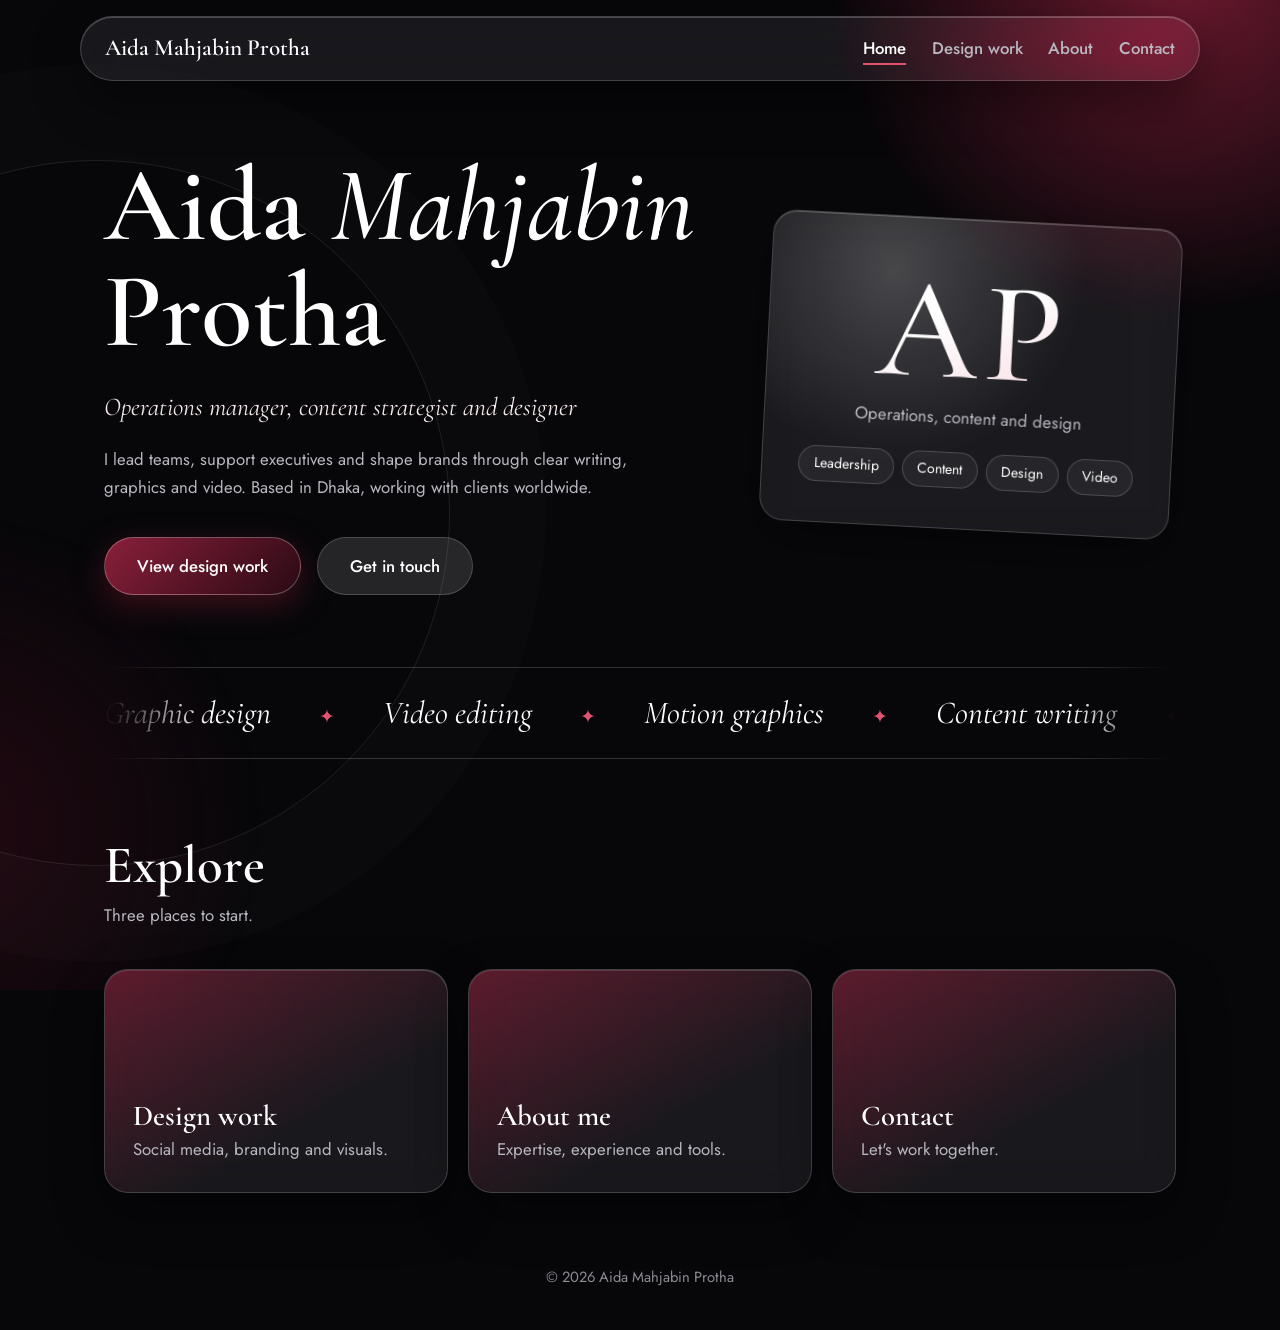
<file: index.html>
<!DOCTYPE html><html lang="en"><head><meta charset="utf-8"><meta name="viewport" content="width=device-width, initial-scale=1"><title>Aida Mahjabin Protha | Operations, Content &amp; Design</title><meta name="description" content="Portfolio of Aida Mahjabin Protha: operations, content writing, graphic design and video editing."><link rel="preconnect" href="https://fonts.googleapis.com"><link rel="preconnect" href="https://fonts.gstatic.com" crossorigin><link href="https://fonts.googleapis.com/css2?family=Cormorant+Garamond:ital,wght@0,500;0,600;0,700;1,500&family=Jost:wght@400;500;600&display=swap" rel="stylesheet"><link rel="stylesheet" href="style.css"><script>document.documentElement.classList.add("js")</script></head><body>
<div class="navwrap"><header class="nav glass"><a class="mark" href="index.html">Aida Mahjabin Protha</a><nav aria-label="Main"><ul>
<li><a href="index.html" aria-current="page">Home</a></li><li><a href="work.html">Design work</a></li><li><a href="about.html">About</a></li><li><a href="contact.html">Contact</a></li></ul></nav></header></div>
<div class="wrap">
<main class="hero">
<div><h1 class="play">Aida <em>Mahjabin</em> Protha</h1>
<p class="role">Operations manager, content strategist and designer</p>
<p class="lead">I lead teams, support executives and shape brands through clear writing, graphics and video. Based in Dhaka, working with clients worldwide.</p>
<div class="actions"><a class="btn red" href="work.html">View design work</a><a class="btn" href="contact.html">Get in touch</a></div></div>
<div class="glass badge"><div class="ap" aria-hidden="true">AP</div><p>Operations, content and design</p><div class="chips"><span class="chip">Leadership</span><span class="chip">Content</span><span class="chip">Design</span><span class="chip">Video</span></div></div>
</main>
<div class="marquee" aria-hidden="true"><div class="track"><span>Graphic design</span><span>Video editing</span><span>Motion graphics</span><span>Content writing</span><span>Team leadership</span><span>Social media</span><span>Graphic design</span><span>Video editing</span><span>Motion graphics</span><span>Content writing</span><span>Team leadership</span><span>Social media</span></div></div>
<section class="reveal"><h2 class="play">Explore</h2><p class="sub">Three places to start.</p>
<div class="tiles">
<a class="glass tile" href="work.html"><h3>Design work</h3><p>Social media, branding and visuals.</p></a>
<a class="glass tile" href="about.html"><h3>About me</h3><p>Expertise, experience and tools.</p></a>
<a class="glass tile" href="contact.html"><h3>Contact</h3><p>Let's work together.</p></a>
</div></section></div>
<footer>&copy; 2026 Aida Mahjabin Protha</footer><script src="script.js"></script></body></html>
</file>
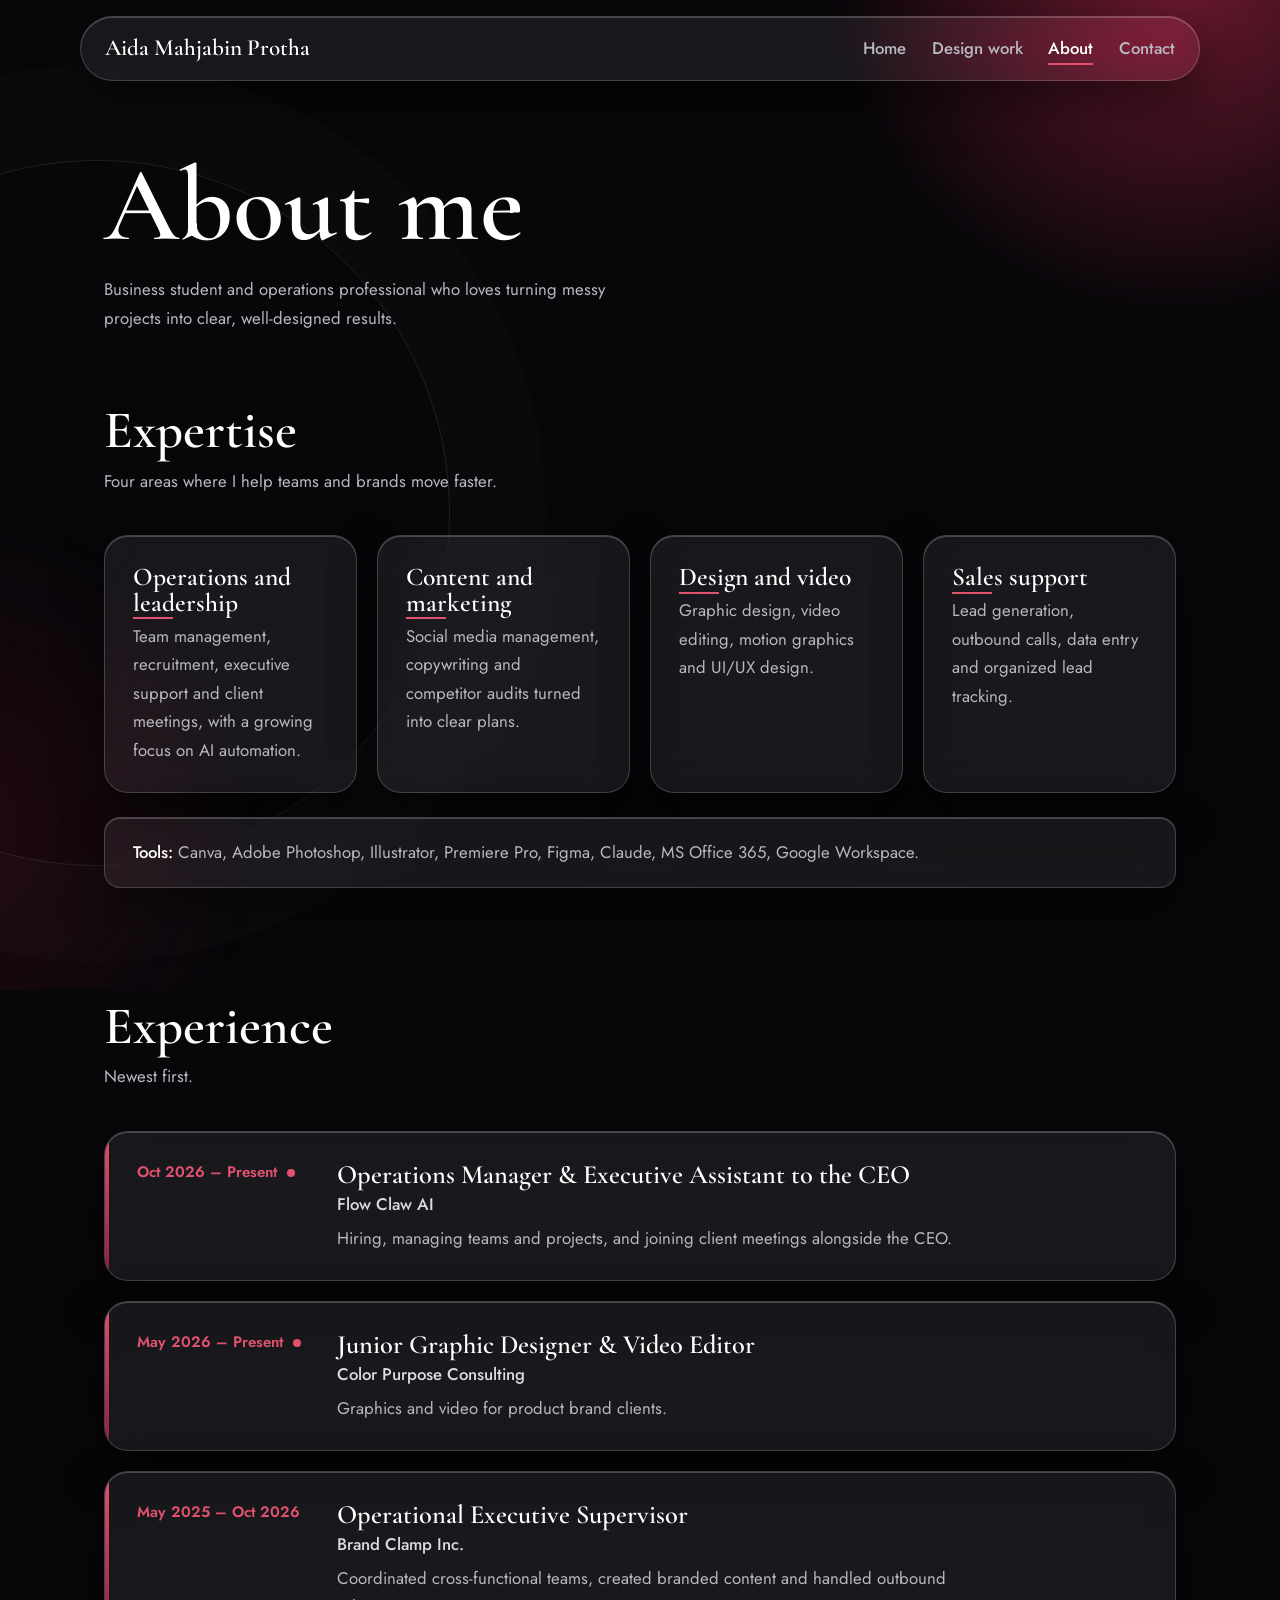
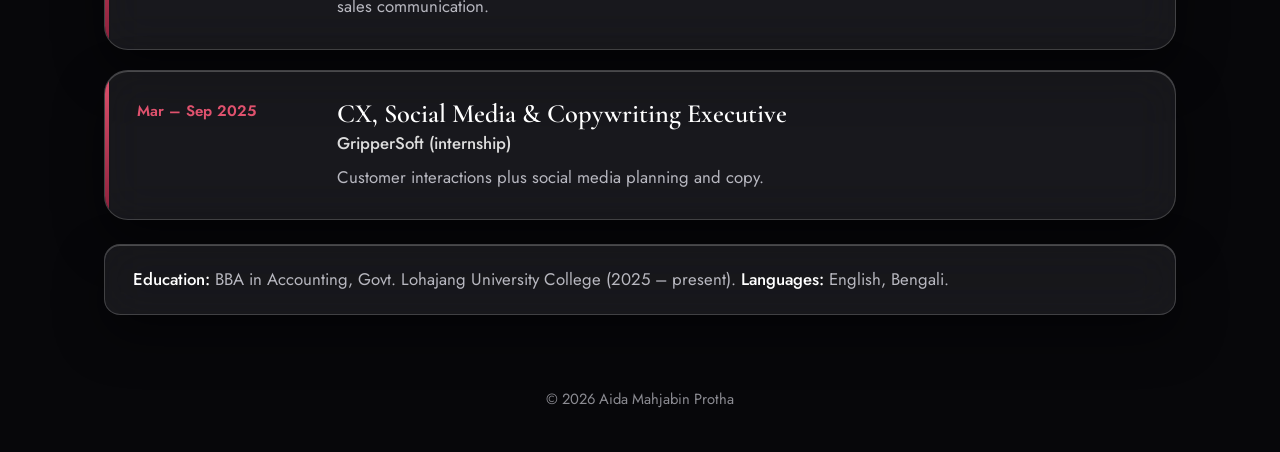
<file: about.html>
<!DOCTYPE html><html lang="en"><head><meta charset="utf-8"><meta name="viewport" content="width=device-width, initial-scale=1"><title>About | Aida Mahjabin Protha</title><link rel="preconnect" href="https://fonts.googleapis.com"><link rel="preconnect" href="https://fonts.gstatic.com" crossorigin><link href="https://fonts.googleapis.com/css2?family=Cormorant+Garamond:ital,wght@0,500;0,600;0,700;1,500&family=Jost:wght@400;500;600&display=swap" rel="stylesheet"><link rel="stylesheet" href="style.css"><script>document.documentElement.classList.add("js")</script></head><body>
<div class="navwrap"><header class="nav glass"><a class="mark" href="index.html">Aida Mahjabin Protha</a><nav aria-label="Main"><ul>
<li><a href="index.html">Home</a></li><li><a href="work.html">Design work</a></li><li><a href="about.html" aria-current="page">About</a></li><li><a href="contact.html">Contact</a></li></ul></nav></header></div>
<div class="wrap">
<div class="page-head"><h1 class="play">About me</h1><p class="lead">Business student and operations professional who loves turning messy projects into clear, well-designed results.</p></div>
<section class="reveal"><h2 class="play">Expertise</h2><p class="sub">Four areas where I help teams and brands move faster.</p>
<div class="cards">
<div class="glass card"><h3>Operations and leadership</h3><p>Team management, recruitment, executive support and client meetings, with a growing focus on AI automation.</p></div>
<div class="glass card"><h3>Content and marketing</h3><p>Social media management, copywriting and competitor audits turned into clear plans.</p></div>
<div class="glass card"><h3>Design and video</h3><p>Graphic design, video editing, motion graphics and UI/UX design.</p></div>
<div class="glass card"><h3>Sales support</h3><p>Lead generation, outbound calls, data entry and organized lead tracking.</p></div>
</div>
<p class="glass note"><strong>Tools:</strong> Canva, Adobe Photoshop, Illustrator, Premiere Pro, Figma, Claude, MS Office 365, Google Workspace.</p></section>
<section class="reveal"><h2 class="play">Experience</h2><p class="sub">Newest first.</p>
<div class="roles">
<article class="glass role-card"><span class="when">Oct 2026 – Present</span><div><h3>Operations Manager &amp; Executive Assistant to the CEO</h3><span class="org">Flow Claw AI</span><p>Hiring, managing teams and projects, and joining client meetings alongside the CEO.</p></div></article>
<article class="glass role-card"><span class="when">May 2026 – Present</span><div><h3>Junior Graphic Designer &amp; Video Editor</h3><span class="org">Color Purpose Consulting</span><p>Graphics and video for product brand clients.</p></div></article>
<article class="glass role-card"><span class="when">May 2025 – Oct 2026</span><div><h3>Operational Executive Supervisor</h3><span class="org">Brand Clamp Inc.</span><p>Coordinated cross-functional teams, created branded content and handled outbound sales communication.</p></div></article>
<article class="glass role-card"><span class="when">Mar – Sep 2025</span><div><h3>CX, Social Media &amp; Copywriting Executive</h3><span class="org">GripperSoft (internship)</span><p>Customer interactions plus social media planning and copy.</p></div></article>
</div>
<p class="glass note"><strong>Education:</strong> BBA in Accounting, Govt. Lohajang University College (2025 – present). <strong>Languages:</strong> English, Bengali.</p></section>
</div>
<footer>&copy; 2026 Aida Mahjabin Protha</footer><script src="script.js"></script></body></html>
</file>
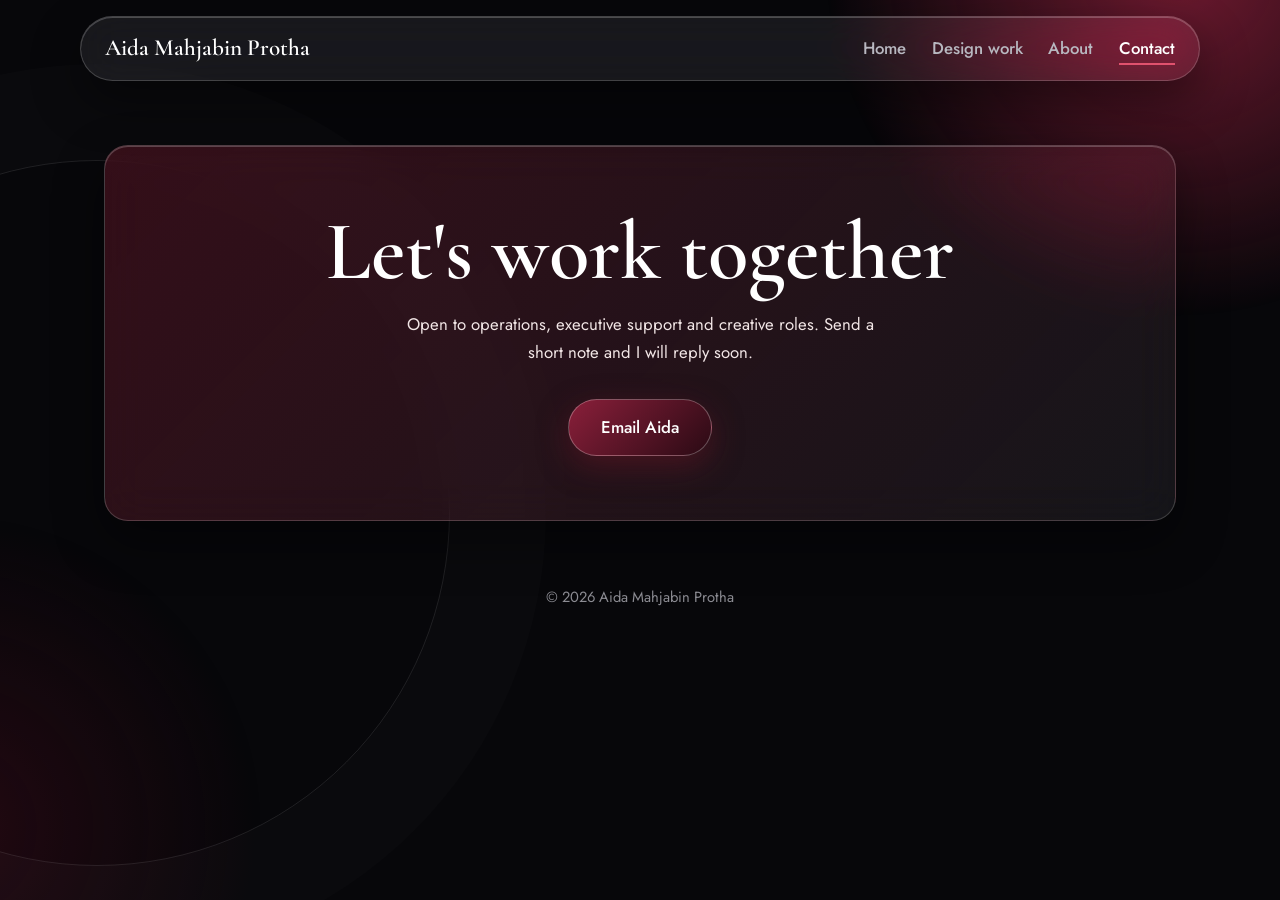
<file: contact.html>
<!DOCTYPE html><html lang="en"><head><meta charset="utf-8"><meta name="viewport" content="width=device-width, initial-scale=1"><title>Contact | Aida Mahjabin Protha</title><link rel="preconnect" href="https://fonts.googleapis.com"><link rel="preconnect" href="https://fonts.gstatic.com" crossorigin><link href="https://fonts.googleapis.com/css2?family=Cormorant+Garamond:ital,wght@0,500;0,600;0,700;1,500&family=Jost:wght@400;500;600&display=swap" rel="stylesheet"><link rel="stylesheet" href="style.css"><script>document.documentElement.classList.add("js")</script></head><body>
<div class="navwrap"><header class="nav glass"><a class="mark" href="index.html">Aida Mahjabin Protha</a><nav aria-label="Main"><ul>
<li><a href="index.html">Home</a></li><li><a href="work.html">Design work</a></li><li><a href="about.html">About</a></li><li><a href="contact.html" aria-current="page">Contact</a></li></ul></nav></header></div>
<div class="wrap"><section class="glass contact" style="margin-top:4rem"><h1 class="play">Let's work together</h1><p>Open to operations, executive support and creative roles. Send a short note and I will reply soon.</p><a class="btn red" href="mailto:mahjabinaida@gmail.com">Email Aida</a></section></div>
<footer>&copy; 2026 Aida Mahjabin Protha</footer><script src="script.js"></script></body></html>
</file>
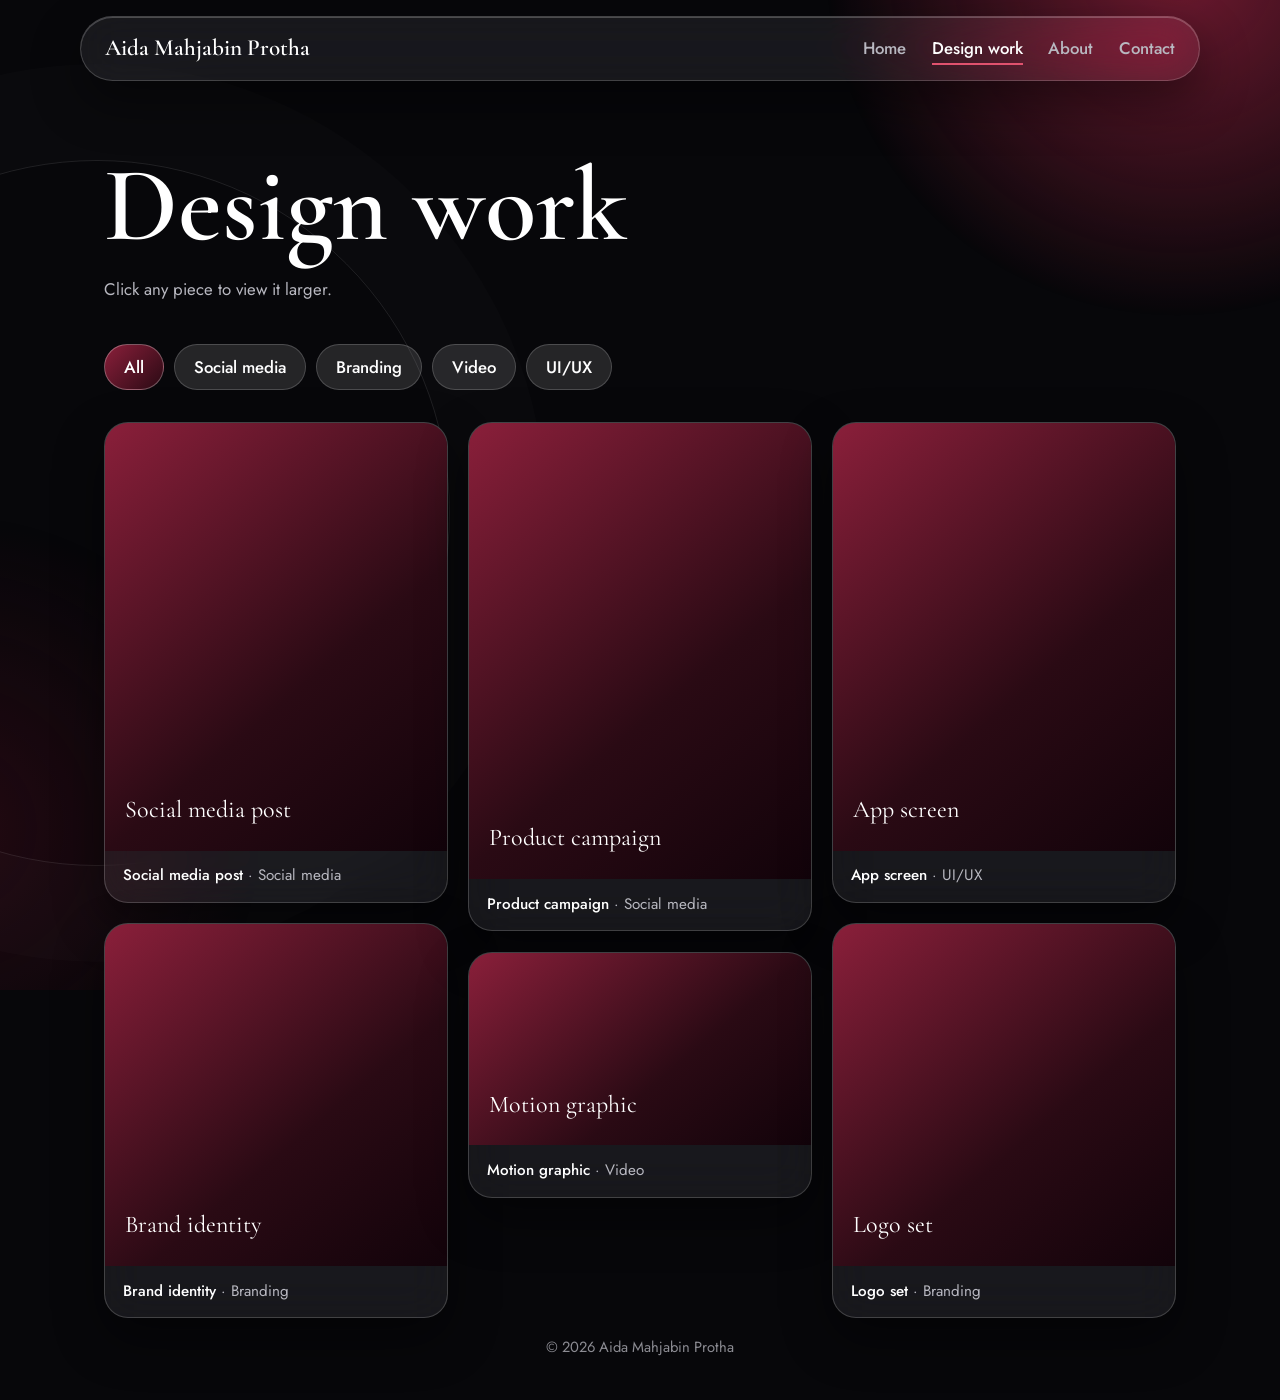
<file: work.html>
<!DOCTYPE html><html lang="en"><head><meta charset="utf-8"><meta name="viewport" content="width=device-width, initial-scale=1"><title>Design work | Aida Mahjabin Protha</title><link rel="preconnect" href="https://fonts.googleapis.com"><link rel="preconnect" href="https://fonts.gstatic.com" crossorigin><link href="https://fonts.googleapis.com/css2?family=Cormorant+Garamond:ital,wght@0,500;0,600;0,700;1,500&family=Jost:wght@400;500;600&display=swap" rel="stylesheet"><link rel="stylesheet" href="style.css"><script>document.documentElement.classList.add("js")</script></head><body>
<div class="navwrap"><header class="nav glass"><a class="mark" href="index.html">Aida Mahjabin Protha</a><nav aria-label="Main"><ul>
<li><a href="index.html">Home</a></li><li><a href="work.html" aria-current="page">Design work</a></li><li><a href="about.html">About</a></li><li><a href="contact.html">Contact</a></li></ul></nav></header></div>
<div class="wrap">
<div class="page-head"><h1 class="play">Design work</h1><p class="lead">Click any piece to view it larger.</p></div>
<div class="filters" id="filters" role="group" aria-label="Filter by category"></div>
<div class="gallery" id="gallery"></div>
</div>
<dialog id="box" aria-label="Image viewer"><div id="boxbody"></div><p id="boxcap"></p><div style="text-align:center"><button class="btn" id="close">Close</button></div></dialog>
<script>
/* HOW TO ADD YOUR IMAGES
   1. Upload your pictures into a folder named "images" in your GitHub repository.
   2. Add one line per image below. Example:
      {src:"images/my-poster.jpg", title:"Summer poster", cat:"Social media", ratio:"4/5"},
   - cat is the filter group (Social media, Branding, Video, UI/UX, or your own).
   - ratio is width/height of the image (4/5, 1/1, 16/9). Only used for placeholders.
   Lines with src:"" show a red placeholder until you add the file name. */
var works=[
 {src:"",title:"Social media post",cat:"Social media",ratio:"4/5"},
 {src:"",title:"Brand identity",cat:"Branding",ratio:"1/1"},
 {src:"",title:"Product campaign",cat:"Social media",ratio:"3/4"},
 {src:"",title:"Motion graphic",cat:"Video",ratio:"16/9"},
 {src:"",title:"App screen",cat:"UI/UX",ratio:"4/5"},
 {src:"",title:"Logo set",cat:"Branding",ratio:"1/1"}
];
var gal=document.getElementById('gallery'),fil=document.getElementById('filters'),box=document.getElementById('box');
function media(w,big){
  if(w.src){var i=document.createElement('img');i.src=w.src;i.alt=w.title;if(!big)i.loading='lazy';return i;}
  var d=document.createElement('div');d.className='ph';d.style.aspectRatio=w.ratio||'4/5';d.textContent=w.title;return d;
}
function draw(cat){
  gal.innerHTML='';
  works.filter(function(w){return cat==='All'||w.cat===cat;}).forEach(function(w){
    var b=document.createElement('button');b.className='glass shot';b.type='button';
    b.appendChild(media(w,false));
    var c=document.createElement('div');c.className='cap';c.innerHTML='<b></b> &middot; <span></span>';
    c.querySelector('b').textContent=w.title;c.querySelector('span').textContent=w.cat;b.appendChild(c);
    b.onclick=function(){var body=document.getElementById('boxbody');body.innerHTML='';body.appendChild(media(w,true));document.getElementById('boxcap').textContent=w.title+' · '+w.cat;box.showModal();};
    gal.appendChild(b);
  });
}
var cats=['All'].concat(works.map(function(w){return w.cat;}).filter(function(v,i,a){return a.indexOf(v)===i;}));
cats.forEach(function(c,i){
  var b=document.createElement('button');b.className='btn';b.type='button';b.textContent=c;b.setAttribute('aria-pressed',i===0);
  b.onclick=function(){Array.from(fil.children).forEach(function(x){x.setAttribute('aria-pressed','false');});b.setAttribute('aria-pressed','true');draw(c);};
  fil.appendChild(b);
});
draw('All');
document.getElementById('close').onclick=function(){box.close();};
box.addEventListener('click',function(e){if(e.target===box)box.close();});
</script>
<footer>&copy; 2026 Aida Mahjabin Protha</footer><script src="script.js"></script></body></html>
</file>
<file: style.css>
:root{--black:#07070a;--red:#5a1524;--red-glow:#8a1f3a;--red-deep:#2a0a14;--hot:#e0526e;--white:#fff;
--glass:rgba(255,255,255,.07);--glass2:rgba(255,255,255,.12);--edge:rgba(255,255,255,.18);--muted:#b8b8c0;
--serif:"Cormorant Garamond",Georgia,serif;--sans:"Jost","Segoe UI",system-ui,sans-serif}
*{box-sizing:border-box;margin:0;padding:0}
html{scroll-behavior:smooth}
body{background:var(--black);color:var(--white);font-family:var(--sans);font-size:1.05rem;line-height:1.7;overflow-x:hidden;min-height:100vh}
body::before{content:"";position:fixed;inset:-10%;z-index:-2;pointer-events:none;
background:radial-gradient(34rem 34rem at 85% 5%,var(--red-glow),transparent 65%),radial-gradient(28rem 28rem at 5% 85%,var(--red-deep),transparent 70%);opacity:.8;animation:drift 20s ease-in-out infinite alternate}
body::after{content:"";position:fixed;width:44rem;height:44rem;border:1px solid rgba(255,255,255,.1);border-radius:50%;top:10rem;left:-16rem;z-index:-1;pointer-events:none;box-shadow:0 0 0 6rem rgba(255,255,255,.015)}
@keyframes drift{to{transform:translate(-3%,4%) scale(1.08)}}
a{color:inherit}
:focus-visible{outline:3px solid var(--hot);outline-offset:3px;border-radius:6px}
.wrap{max-width:70rem;margin:0 auto;padding:0 1.5rem}
.glow{position:fixed;width:26rem;height:26rem;border-radius:50%;pointer-events:none;z-index:-1;background:radial-gradient(circle,rgba(138,31,58,.38),transparent 65%);transform:translate(-50%,-50%);left:-50rem;top:0}

.glass{background:var(--glass);border:1px solid var(--edge);border-radius:1.5rem;-webkit-backdrop-filter:blur(22px) saturate(160%);backdrop-filter:blur(22px) saturate(160%);box-shadow:0 20px 50px rgba(0,0,0,.45),inset 0 1px 0 rgba(255,255,255,.22)}
@supports not ((backdrop-filter:blur(1px)) or (-webkit-backdrop-filter:blur(1px))){.glass{background:rgba(28,28,32,.93)}}

.navwrap{position:sticky;top:0;z-index:10;padding:1rem 1rem 0}
.nav{max-width:70rem;margin:0 auto;padding:.75rem 1.5rem;display:flex;justify-content:space-between;align-items:center;gap:1rem;flex-wrap:wrap;border-radius:999px}
.mark{font-family:var(--serif);font-size:1.45rem;font-weight:600;text-decoration:none}
.nav ul{display:flex;gap:1.6rem;list-style:none;flex-wrap:wrap}
.nav ul a{text-decoration:none;color:var(--muted);font-weight:500;padding-bottom:.15rem;border-bottom:2px solid transparent}
.nav ul a:hover,.nav ul a[aria-current]{color:var(--white);border-bottom-color:var(--hot)}

.play .word{display:inline-block;white-space:nowrap}
.play .ch{display:inline-block;transition:transform .3s cubic-bezier(.3,1.7,.5,1),color .2s;cursor:default}
.play .ch:hover{transform:translateY(-.14em) rotate(-7deg) scale(1.18);color:var(--hot)}
h1,h2,h3{font-family:var(--serif);font-weight:600;line-height:1}
h1{font-size:clamp(3.2rem,9vw,6.6rem)}
h1 em{font-style:italic;font-weight:500}
h2{font-size:clamp(2.2rem,5vw,3.3rem);margin-bottom:.6rem}
.sub{color:var(--muted);max-width:34rem;margin-bottom:2.5rem}
.lead{color:var(--muted);max-width:33rem;margin-top:1rem}
.role{margin-top:1.3rem;font-family:var(--serif);font-size:1.6rem;font-style:italic;color:#f2e6e6}
section{padding:3.5rem 0}
.page-head{padding:4.5rem 0 1rem}

.btn{display:inline-block;padding:.85rem 2rem;border-radius:999px;font-weight:500;text-decoration:none;border:1px solid var(--edge);background:var(--glass2);cursor:pointer;color:inherit;font:inherit;font-weight:500;transform:translate(var(--mx,0),var(--my,0));transition:transform .2s ease-out,filter .2s,background .2s}
.btn:hover{background:rgba(255,255,255,.2)}
.btn.red{background:linear-gradient(135deg,var(--red-glow),var(--red-deep));border-color:rgba(255,255,255,.28);box-shadow:0 10px 30px rgba(90,21,36,.65)}
.btn.red:hover{filter:brightness(1.15)}
.actions{display:flex;gap:1rem;margin-top:2.2rem;flex-wrap:wrap}

.hero{display:grid;grid-template-columns:1.2fr .8fr;gap:3rem;align-items:center;padding:4.5rem 0 3rem}
.badge{padding:2.5rem 2rem;text-align:center;transform:rotate(3deg)}
.ap{font-family:var(--serif);font-size:clamp(5.5rem,13vw,9rem);font-weight:500;line-height:1;letter-spacing:.04em;background:linear-gradient(160deg,#fff 20%,#e5849a);-webkit-background-clip:text;background-clip:text;color:transparent}
.badge p{color:var(--muted)}
.chips{display:flex;flex-wrap:wrap;gap:.5rem;justify-content:center;margin-top:1.3rem}
.chip{padding:.3rem .9rem;border-radius:999px;border:1px solid var(--edge);font-size:.88rem;background:rgba(255,255,255,.06)}

.marquee{overflow:hidden;border-block:1px solid var(--edge);padding:1.1rem 0;margin:1.5rem 0;-webkit-mask-image:linear-gradient(90deg,transparent,#000 10%,#000 90%,transparent);mask-image:linear-gradient(90deg,transparent,#000 10%,#000 90%,transparent)}
.track{display:flex;gap:3rem;width:max-content;animation:run 28s linear infinite;font-family:var(--serif);font-size:2rem;font-style:italic;white-space:nowrap}
.track span::after{content:"✦";color:var(--hot);margin-left:3rem;font-style:normal;font-size:1.2rem}
.marquee:hover .track{animation-play-state:paused}
@keyframes run{to{transform:translateX(-50%)}}

.tiles{display:grid;grid-template-columns:repeat(3,1fr);gap:1.25rem}
.tile{padding:1.75rem;min-height:14rem;display:flex;flex-direction:column;justify-content:flex-end;text-decoration:none;position:relative;overflow:hidden;transform:perspective(800px) rotateX(var(--rx,0)) rotateY(var(--ry,0));transition:transform .15s ease-out}
.tile::before{content:"";position:absolute;inset:0;background:linear-gradient(150deg,rgba(138,31,58,.6),transparent 65%);z-index:-1}
.tile h3{font-size:1.8rem}
.tile p{color:var(--muted);margin-top:.3rem}

.filters{display:flex;gap:.6rem;flex-wrap:wrap;margin:1.5rem 0 2rem}
.filters .btn{padding:.5rem 1.2rem}
.filters .btn[aria-pressed=true]{background:linear-gradient(135deg,var(--red-glow),var(--red-deep));border-color:rgba(255,255,255,.3)}
.gallery{columns:3 15rem;column-gap:1.25rem}
.shot{display:block;width:100%;margin:0 0 1.25rem;break-inside:avoid;padding:0;overflow:hidden;cursor:zoom-in;color:inherit;font:inherit;text-align:left;transform:perspective(800px) rotateX(var(--rx,0)) rotateY(var(--ry,0));transition:transform .15s ease-out}
.shot img{display:block;width:100%;height:auto}
.ph{display:flex;align-items:flex-end;padding:1.25rem;background:linear-gradient(140deg,var(--red-glow),var(--red-deep) 60%,#12030a);font-family:var(--serif);font-size:1.5rem}
.cap{padding:.8rem 1.1rem;font-size:.95rem;color:var(--muted)}
.cap b{color:var(--white);font-weight:500}
dialog{margin:auto;border:1px solid var(--edge);border-radius:1.25rem;background:rgba(14,14,18,.96);color:var(--white);max-width:min(90vw,60rem);max-height:90vh;padding:1rem}
dialog::backdrop{background:rgba(0,0,0,.75);-webkit-backdrop-filter:blur(6px);backdrop-filter:blur(6px)}
dialog img{display:block;max-width:100%;max-height:72vh;margin:0 auto;border-radius:.75rem}
dialog .ph{min-height:18rem;border-radius:.75rem}
dialog p{margin:.8rem 0 .6rem;text-align:center}

.cards{display:grid;grid-template-columns:repeat(auto-fit,minmax(15rem,1fr));gap:1.25rem}
.card{padding:1.75rem}
.card h3{font-size:1.6rem;margin-bottom:.4rem}
.card p{color:var(--muted)}
.roles{display:grid;gap:1.25rem}
.role-card{padding:1.75rem 2rem;display:grid;grid-template-columns:11rem 1fr;gap:1.5rem}
.when{color:var(--hot);font-weight:600;font-size:.95rem}
.role-card h3{font-size:1.65rem;line-height:1.15}
.org{opacity:.85;font-weight:500}
.role-card p{color:var(--muted);margin-top:.3rem;max-width:40rem}
.note{margin-top:1.5rem;padding:1.25rem 1.75rem;color:var(--muted);border-radius:1rem}
.note strong{color:var(--white);font-weight:500}
.contact{padding:4rem 2rem;text-align:center;margin:1rem 0 3rem;background:linear-gradient(135deg,rgba(90,21,36,.55),rgba(255,255,255,.06))}
.contact p{max-width:30rem;margin:0 auto 2rem;color:#f2e6e6}
.contact h1{font-size:clamp(2.8rem,8vw,5.2rem);margin-bottom:1rem}
footer{text-align:center;color:#8c8c93;padding:1rem 1rem 2.5rem;font-size:.92rem}

html.js .reveal{opacity:0;transform:translateY(26px);transition:opacity .7s ease,transform .7s ease}
html.js .reveal.in{opacity:1;transform:none}
@media (max-width:50rem){.hero{grid-template-columns:1fr;padding-top:3rem}.badge{transform:none;max-width:20rem}.tiles{grid-template-columns:1fr}.role-card{grid-template-columns:1fr;gap:.3rem}.nav{border-radius:1.5rem}}
@media (prefers-reduced-motion:reduce){html{scroll-behavior:auto}body::before,.track{animation:none}html.js .reveal{opacity:1;transform:none;transition:none}.play .ch,.tile,.shot,.btn{transition:none}}

/* motion that works on phones too */
@keyframes pop{0%{transform:none}40%{transform:translateY(-.2em) rotate(-8deg) scale(1.22);color:var(--hot)}100%{transform:none}}
@keyframes rise{from{opacity:0;transform:translateY(.6em) rotate(6deg)}to{opacity:1;transform:none}}
@keyframes floaty{from{translate:0 0}to{translate:0 -12px}}
.play .ch.pop{animation:pop .6s cubic-bezier(.3,1.7,.5,1)}
html.js .play .ch{animation:rise .8s cubic-bezier(.2,.9,.3,1.2) backwards;animation-delay:calc(var(--i,0)*40ms)}
html.js .play .ch.pop{animation:pop .6s cubic-bezier(.3,1.7,.5,1)}
.badge{animation:floaty 5s ease-in-out infinite alternate}
.glow{opacity:0;transition:opacity .5s}
.glow.on{opacity:1}
.tile:active,.shot:active{transform:perspective(800px) scale(.97)}
.play{-webkit-tap-highlight-color:transparent;touch-action:pan-y}
@media (prefers-reduced-motion:reduce){.badge,html.js .play .ch,.play .ch.pop{animation:none}}

/* lively AP card */
.badge{position:relative;overflow:hidden;touch-action:pan-y;transform:perspective(800px) rotateX(var(--rx,0)) rotateY(var(--ry,0)) rotate(3deg);transition:transform .15s ease-out;cursor:pointer}
.badge::before{content:"";position:absolute;inset:0;border-radius:inherit;pointer-events:none;background:linear-gradient(105deg,transparent 40%,rgba(255,255,255,.2) 50%,transparent 60%);background-size:260% 100%;background-position:130% 0;animation:sweep 4.5s ease-in-out infinite}
.badge::after{content:"";position:absolute;inset:0;border-radius:inherit;pointer-events:none;background:radial-gradient(circle at var(--gx,30%) var(--gy,18%),rgba(255,255,255,.2),transparent 50%)}
.badge .ap{background-size:200% 200%;animation:shine 6s ease-in-out infinite alternate}
.badge .chip{animation:bob 2.6s ease-in-out infinite alternate}
.badge .chip:nth-child(2){animation-delay:.35s}.badge .chip:nth-child(3){animation-delay:.7s}.badge .chip:nth-child(4){animation-delay:1.05s}
.badge.spin{animation:floaty 5s ease-in-out infinite alternate,spin .9s cubic-bezier(.3,1.4,.5,1)}
@keyframes sweep{0%,25%{background-position:130% 0}70%,100%{background-position:-30% 0}}
@keyframes shine{from{background-position:0% 0%}to{background-position:100% 100%}}
@keyframes bob{to{translate:0 -6px}}
@keyframes spin{from{rotate:0 1 0 0deg}to{rotate:0 1 0 360deg}}
@media (max-width:50rem){.badge{transform:perspective(800px) rotateX(var(--rx,0)) rotateY(var(--ry,0))}}
@media (prefers-reduced-motion:reduce){.badge,.badge::before,.badge .ap,.badge .chip,.badge.spin{animation:none}}

/* bats released from the AP card */
.bat{position:fixed;left:0;top:0;z-index:50;pointer-events:none;will-change:transform,opacity;filter:drop-shadow(0 0 6px rgba(224,82,110,.55))}
.bat svg{display:block;width:100%;height:100%;overflow:visible}
.bat .wl,.bat .wr{transform-box:view-box;animation:wingL .2s ease-in-out infinite alternate}
.bat .wl{transform-origin:30px 18px}
.bat .wr{transform-origin:34px 18px;animation-name:wingR}
@keyframes wingL{from{transform:rotate(-22deg)}to{transform:rotate(28deg)}}
@keyframes wingR{from{transform:rotate(22deg)}to{transform:rotate(-28deg)}}
.batflash{position:fixed;inset:0;z-index:49;pointer-events:none;background:radial-gradient(circle at var(--fx,50%) var(--fy,50%),rgba(138,31,58,.55),transparent 55%);animation:flash 1.1s ease-out forwards}
@keyframes flash{from{opacity:1}to{opacity:0}}

/* lively about cards */
.card,.role-card{position:relative;overflow:hidden;transform:perspective(800px) rotateX(var(--rx,0)) rotateY(var(--ry,0));transition:transform .15s ease-out,translate .3s,border-color .3s,box-shadow .3s}
.card::after,.role-card::after{content:"";position:absolute;inset:0;border-radius:inherit;pointer-events:none;background:radial-gradient(circle at var(--gx,50%) var(--gy,0%),rgba(224,82,110,.3),transparent 55%);opacity:0;transition:opacity .3s}
.card:hover,.card.lit,.role-card:hover,.role-card.lit{border-color:rgba(224,82,110,.6);box-shadow:0 20px 50px rgba(0,0,0,.45),0 0 30px rgba(138,31,58,.5),inset 0 1px 0 rgba(255,255,255,.22)}
.card:hover::after,.card.lit::after,.role-card:hover::after,.role-card.lit::after{opacity:1}
.card:hover,.card.lit{translate:0 -6px}
.role-card:hover,.role-card.lit{translate:8px 0}
.card::before{content:"";position:absolute;inset:0;border-radius:inherit;pointer-events:none;background:linear-gradient(105deg,transparent 40%,rgba(255,255,255,.18) 50%,transparent 60%);background-size:260% 100%;background-position:130% 0}
.card:hover::before,.card.lit::before{animation:cardsweep .9s ease-out}
.card h3{position:relative;display:inline-block}
.card h3::after{content:"";position:absolute;left:0;bottom:-.25rem;height:2px;width:0;background:var(--hot);transition:width .6s ease}
.reveal.in .card h3::after{width:2.5rem}
.card:hover h3::after,.card.lit h3::after{width:100%}
.role-card::before{content:"";position:absolute;left:0;top:0;bottom:0;width:4px;background:linear-gradient(var(--hot),var(--red-glow));transform:scaleY(0);transform-origin:top;transition:transform .7s ease}
.reveal.in .role-card::before{transform:scaleY(1);transition-delay:calc(var(--k,0)*150ms + .4s)}
.role-card .when{transition:letter-spacing .3s}
.role-card:hover .when,.role-card.lit .when{letter-spacing:.06em}
.role-card:nth-child(-n+2) .when::after{content:"";display:inline-block;width:8px;height:8px;border-radius:50%;background:var(--hot);margin-left:.6rem;animation:livepulse 1.6s ease-out infinite}
.cards .card:nth-child(2),.roles .role-card:nth-child(2){--k:1}
.cards .card:nth-child(3),.roles .role-card:nth-child(3){--k:2}
.cards .card:nth-child(4),.roles .role-card:nth-child(4){--k:3}
html.js .reveal.in .card{animation:cardin .7s cubic-bezier(.2,.9,.3,1.2) backwards,sway 6s ease-in-out infinite alternate;animation-delay:calc(var(--k,0)*110ms),calc(var(--k,0)*-1.3s)}
html.js .reveal.in .role-card{animation:rolein .7s cubic-bezier(.2,.9,.3,1.2) backwards;animation-delay:calc(var(--k,0)*140ms)}
html.js .reveal.in .role-card:nth-child(even){--dx:50px}
@keyframes cardin{from{opacity:0;translate:0 36px}to{opacity:1;translate:0 0}}
@keyframes rolein{from{opacity:0;translate:var(--dx,-50px) 0}to{opacity:1;translate:0 0}}
@keyframes sway{from{rotate:-.5deg}to{rotate:.5deg}}
@keyframes cardsweep{from{background-position:130% 0}to{background-position:-30% 0}}
@keyframes livepulse{0%{box-shadow:0 0 0 0 rgba(224,82,110,.8)}100%{box-shadow:0 0 0 10px rgba(224,82,110,0)}}
@media (prefers-reduced-motion:reduce){html.js .reveal.in .card,html.js .reveal.in .role-card,.role-card .when::after,.card:hover::before{animation:none}}
</file>
